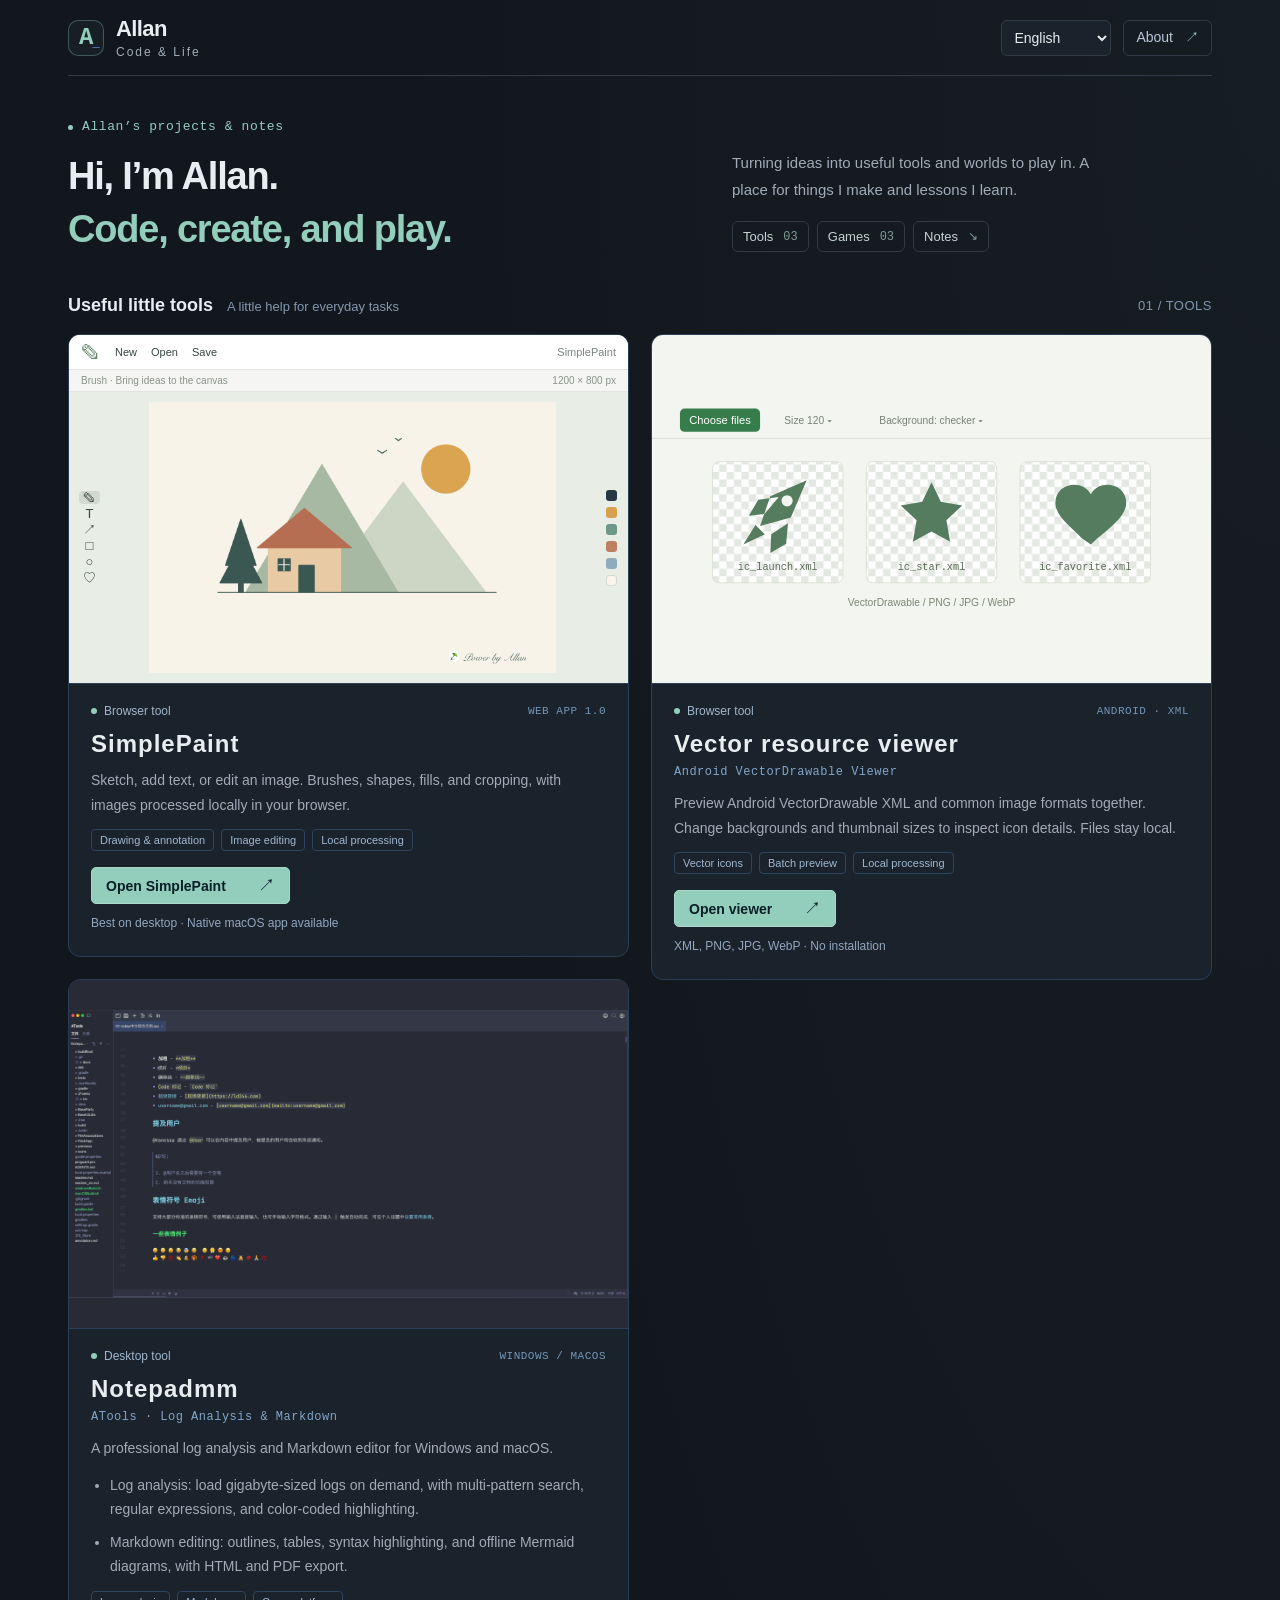
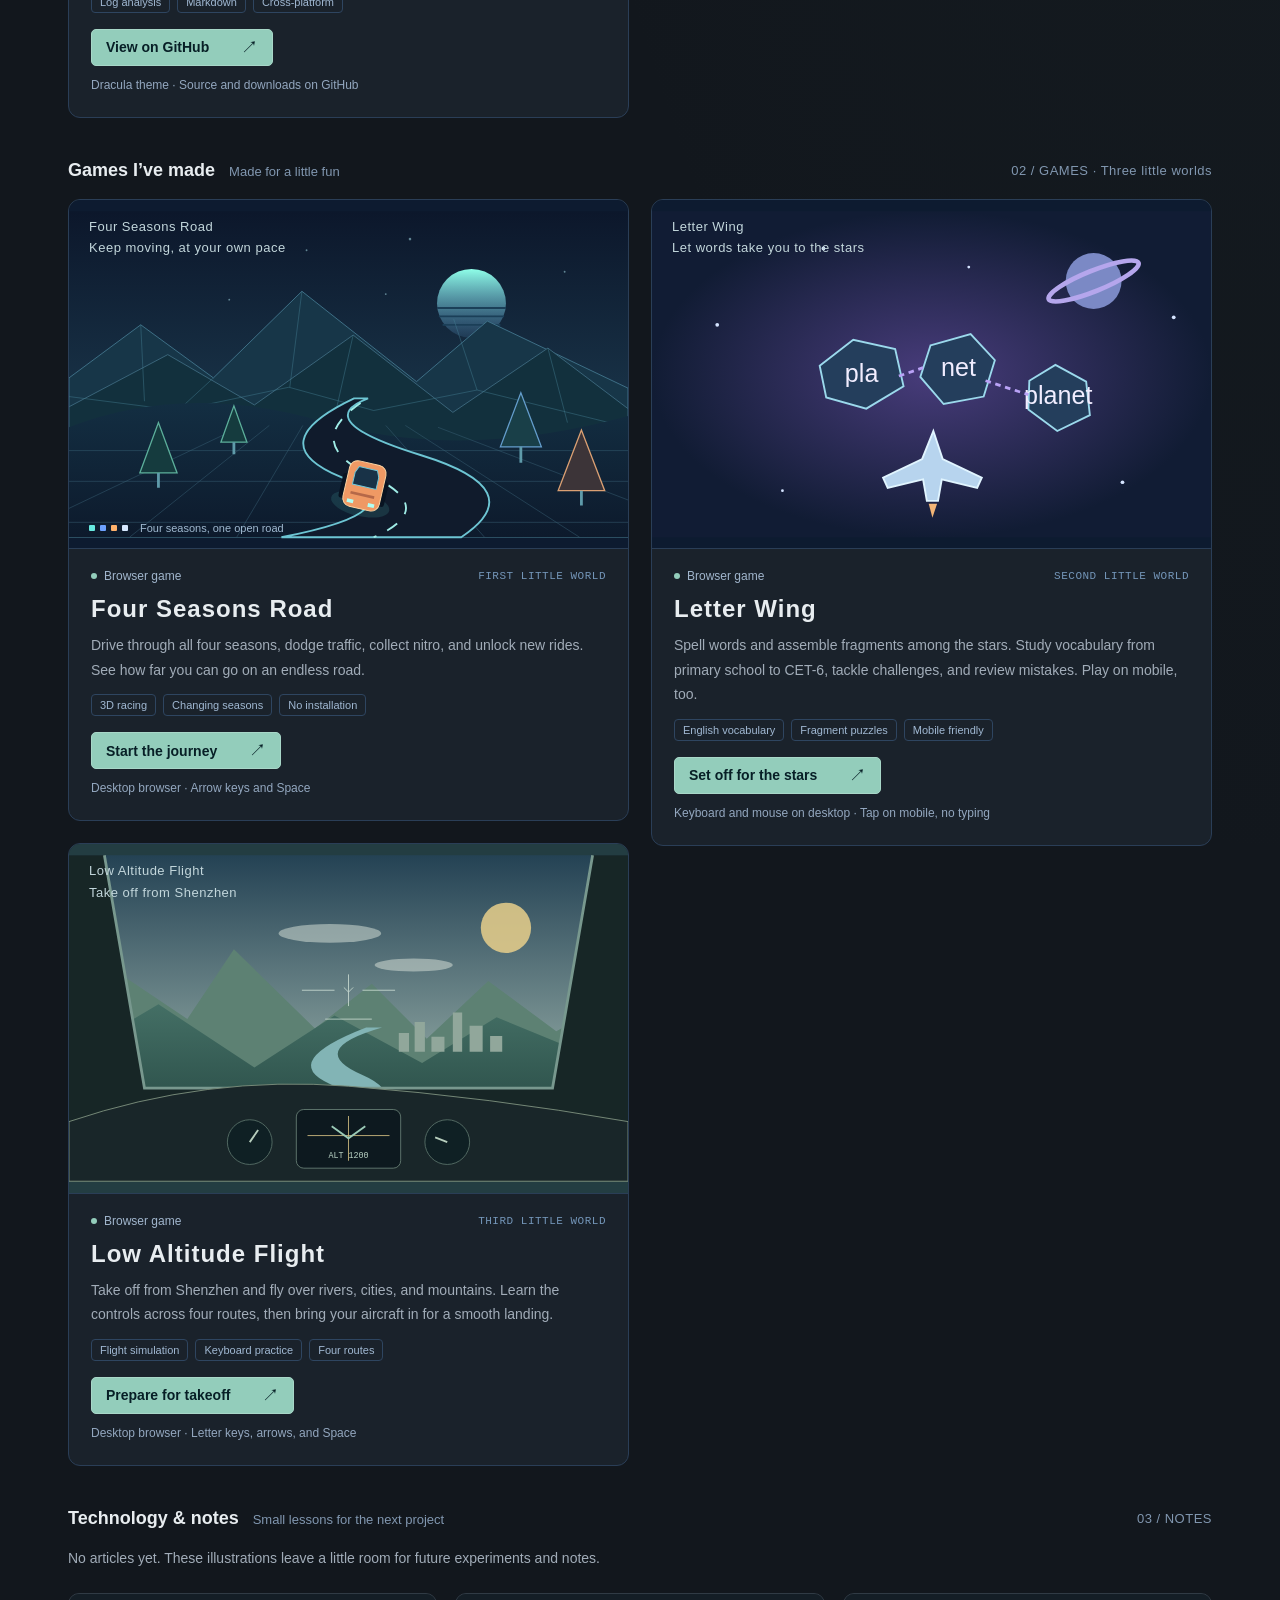
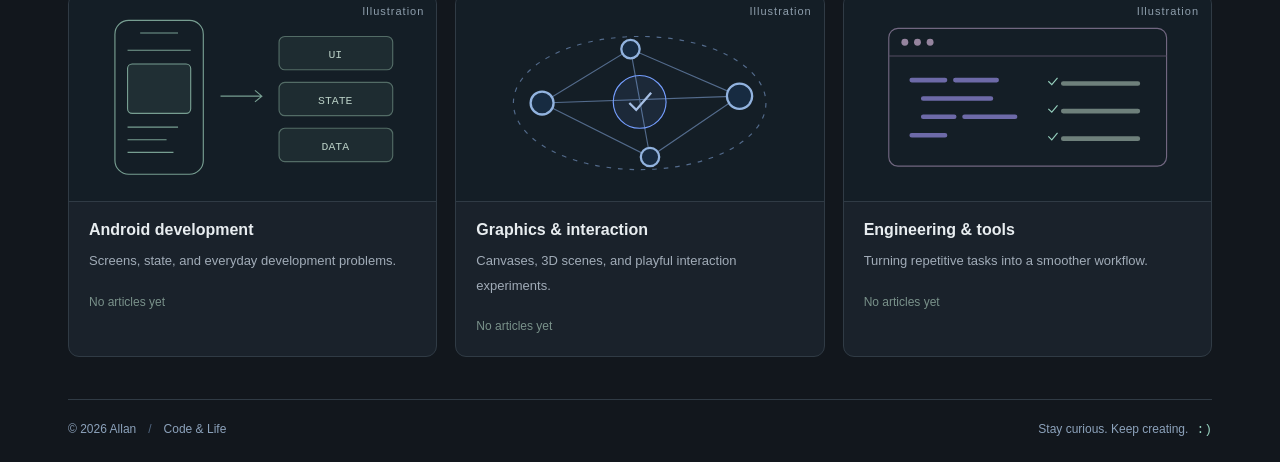
<file: index.html>
<!doctype html>
<html lang="zh-CN">
<head>
  <meta charset="UTF-8">
  <meta name="viewport" content="width=device-width, initial-scale=1">
  <meta name="description" content="Allan 的个人作品与笔记：顺手的小工具、自己制作的小游戏，以及慢慢积累的技术记录。" data-i18n-content="meta.description">
  <meta name="theme-color" content="#12171d">
  <title>Allan · 代码与生活</title>
  <link rel="icon" href="data:image/svg+xml,%3Csvg xmlns='http://www.w3.org/2000/svg' viewBox='0 0 48 48'%3E%3Crect width='48' height='48' rx='14' fill='%230f1b2b'/%3E%3Cpath d='M12 34 24 12l12 22M17 27h14' fill='none' stroke='%2367e8df' stroke-width='4'/%3E%3C/svg%3E">
  <link rel="stylesheet" href="./style.css">
  <script src="./i18n.js" defer></script>
  <script src="./site.js" defer></script>
</head>
<body>
  <a class="skip-link" href="#main" data-i18n="nav.skip">跳到正文</a>
  <div class="page-shell">
    <header class="topbar"><a class="brand" href="#home" aria-label="Allan 博客首页" data-i18n-aria-label="aria.home"><span class="brand-mark">A<span>_</span></span><span>Allan<span class="brand-subtitle" data-i18n="brand.tagline">代码与生活</span></span></a><div class="topbar-meta"><label class="language-picker"><span class="sr-only" data-i18n="language.label">语言</span><select id="language-select"><option value="en">English</option><option value="zh-Hans" selected>简体中文</option><option value="zh-Hant">繁體中文</option></select></label><a class="about-link" href="#about" data-i18n="nav.about">关于 <span aria-hidden="true">↗</span></a></div></header>
    <main id="main" tabindex="-1">
      <section id="home" data-view="home" class="home-view">
        <div class="hero">
          <div class="hero-copy">
            <p class="eyebrow" data-i18n="hero.eyebrow"><span></span> Allan 的个人博客</p>
            <h1 data-i18n="hero.title">你好，我是 Allan。<br><span class="hero-accent" data-i18n="hero.accent">写代码，也做点好玩的。</span></h1>
          </div>
          <div class="hero-details"><p class="hero-description" data-i18n="hero.description">把想法做成顺手的工具，也做成可以游玩的世界。记录开发中的实践，慢慢积累。</p><nav class="section-links" aria-label="作品栏目" data-i18n-aria-label="aria.sections"><a href="#tools" data-i18n="nav.tools">小工具 <span>03</span></a><a href="#games" data-i18n="nav.games">小游戏 <span>03</span></a><a href="#technology" data-i18n="nav.notes">技术笔记 <span>↘</span></a></nav></div>
        </div>

        <section id="tools" class="featured tools-section" aria-labelledby="tools-title">
          <div class="section-heading"><h2 id="tools-title" data-i18n="tools.heading">顺手的小工具<span data-i18n="tools.subtitle">为日常添一点方便</span></h2><span class="section-note">01 / TOOLS</span></div>
          <div class="project-grid">
          <article class="game-feature tool-feature">
            <div class="paint-art" role="img" aria-label="轻绘画布上的山间小屋、树木与太阳" data-i18n-aria-label="aria.paint">
              <div class="paint-toolbar"><span class="paint-mark">✎</span><span data-i18n="paint.new">新建</span><span data-i18n="paint.open">打开</span><span data-i18n="paint.save">保存</span><span class="paint-toolbar-name" data-i18n="paint.brand">轻绘 · SimplePaint</span></div>
              <div class="paint-status"><span data-i18n="paint.status">画笔 · 让灵感落在画布上</span><span>1200 × 800 px</span></div>
              <div class="paint-stage"><div class="paint-mini-tools" aria-hidden="true"><span>✎</span><span>T</span><span aria-hidden="true">↗</span><span>□</span><span>○</span><span>♡</span></div><img src="./assets/simplepaint-art.png" alt="" width="1200" height="800"><div class="paint-mini-colors" aria-hidden="true"><i></i><i></i><i></i><i></i><i></i><i></i></div></div>
            </div>
            <div class="game-description"><div class="game-kicker" data-i18n="common.webTool"><span class="live-dot"></span> 浏览器工具 <span>WEB APP 1.0</span></div><h3 data-i18n="paint.name">轻绘<span>SimplePaint</span></h3><p data-i18n="paint.description">画几笔、写几个字，或改张图片。画笔、形状、填色与裁剪都在这里，图片在浏览器本地处理。</p><div class="game-tags"><span data-i18n="paint.tag.draw">绘图与标注</span><span data-i18n="paint.tag.edit">图片编辑</span><span data-i18n="common.local">本地处理</span></div><a class="play-button" href="https://jzlhll.github.io/MacSimplePaint/" data-i18n="paint.action">打开轻绘 <span aria-hidden="true">↗</span></a><small data-i18n="paint.hint">适合电脑浏览器 · 另有 macOS 原生版本</small></div>
          </article>
          <article class="game-feature vector-feature">
            <div class="road-art vector-art" role="img" aria-label="VectorDrawable 预览器示意：文件选择、缩略图尺寸、背景模式与图标网格" data-i18n-aria-label="aria.vector">
              <svg viewBox="0 0 600 240" preserveAspectRatio="xMidYMid meet" xmlns="http://www.w3.org/2000/svg" aria-hidden="true">
                <defs><pattern id="vector-checker" width="16" height="16" patternUnits="userSpaceOnUse"><rect width="16" height="16" fill="#fff"/><path d="M0 0h8v8H0zm8 8h8v8H8z" fill="#e4e8e2"/></pattern></defs>
                <path fill="#f3f5f0" d="M0 0h600v240H0z"/><path d="M0 44h600" stroke="#d9dfd5"/>
                <rect x="30" y="12" width="86" height="25" rx="5" fill="#377d4c"/><text x="73" y="29" fill="white" text-anchor="middle" font-size="12" font-family="sans-serif" data-i18n="vector.choose">选择文件</text><g fill="#788274" font-size="11" font-family="sans-serif"><text x="142" y="29" data-i18n="vector.size">尺寸 120 ▾</text><text x="244" y="29" data-i18n="vector.background">背景 棋盘格 ▾</text></g>
                <g fill="url(#vector-checker)" stroke="#dce1d7"><rect x="65" y="69" width="140" height="130" rx="7"/><rect x="230" y="69" width="140" height="130" rx="7"/><rect x="395" y="69" width="140" height="130" rx="7"/></g>
                <g fill="#567c60"><path d="m116 138 11-32 39-17-17 40-33 9m-5-1-13 21 23-11m15-40-22 3-10 17 17-2m25 10-2 22-17 10 1-20"/><circle cx="145" cy="111" r="6" fill="#f3f5f0"/><path d="m300 91 10 21 23 4-17 16 4 23-20-11-20 11 4-23-17-16 23-4z"/><path d="M461 151c-8-10-28-22-28-38 0-21 29-26 38-9 9-17 38-12 38 9 0 16-20 28-38 45z"/></g>
                <g fill="#5b6b58" font-family="monospace" font-size="11" text-anchor="middle"><text x="135" y="185">ic_launch.xml</text><text x="300" y="185">ic_star.xml</text><text x="465" y="185">ic_favorite.xml</text></g><text x="300" y="224" fill="#7c8876" text-anchor="middle" font-size="11" font-family="sans-serif">VectorDrawable / PNG / JPG / WebP</text>
              </svg>
            </div>
            <div class="game-description"><div class="game-kicker" data-i18n="common.webTool"><span class="live-dot"></span> 浏览器工具 <span>ANDROID · XML</span></div><h3 data-i18n="vector.name">矢量资源预览<span>Android VectorDrawable Viewer</span></h3><p data-i18n="vector.description">集中预览 Android VectorDrawable XML 和常见图片。切换背景与缩略图尺寸，快速对照图标细节，文件在本地读取。</p><div class="game-tags"><span data-i18n="vector.tag.icons">矢量图标</span><span data-i18n="vector.tag.batch">批量预览</span><span data-i18n="common.local">本地处理</span></div><a class="play-button" href="./tools/android-vector-drawable-viewer/" data-i18n="vector.action">打开预览器 <span aria-hidden="true">↗</span></a><small data-i18n="vector.hint">支持 XML、PNG、JPG、WebP · 无需安装</small></div>
          </article>
          <article class="game-feature notepad-feature">
            <div class="road-art screenshot-art"><img src="./assets/notepadmm-dracula.png" width="2556" height="1316" loading="lazy" alt="Notepadmm 的 Dracula 主题 Markdown 编辑截图" data-i18n-alt="aria.notepad"></div>
            <div class="game-description"><div class="game-kicker" data-i18n="common.desktopTool"><span class="live-dot"></span> 桌面工具 <span>WINDOWS / MACOS</span></div><h3>Notepadmm<span>ATools · Log Analysis &amp; Markdown</span></h3><p data-i18n="notepad.description">支持 Windows 与 macOS 的专业日志分析和 Markdown 编辑工具。</p><ul class="feature-list"><li data-i18n="notepad.logs">日志分析：GB 级日志按需加载，多条件搜索、正则匹配与分色高亮。</li><li data-i18n="notepad.markdown">Markdown 编辑：大纲、表格、代码高亮与离线 Mermaid，支持 HTML / PDF 导出。</li></ul><div class="game-tags"><span data-i18n="notepad.tag.logs">日志分析</span><span>Markdown</span><span data-i18n="notepad.tag.platform">跨平台</span></div><a class="play-button" href="https://github.com/jzlhll/Notepadmm" data-i18n="notepad.action">查看 GitHub 仓库 <span aria-hidden="true">↗</span></a><small data-i18n="notepad.hint">Dracula 主题截图 · 前往仓库查看源码与下载</small></div>
          </article>
          </div>
        </section>

        <section id="games" class="featured" aria-labelledby="featured-title">
          <div class="section-heading"><h2 id="featured-title" data-i18n="games.heading">自己做的小游戏<span data-i18n="games.subtitle">边做边玩</span></h2><span class="section-note" data-i18n="games.note">02 / GAMES · 三个小世界</span></div>
          <div class="project-grid">
          <article class="game-feature">
            <div class="road-art" role="img" aria-label="青蓝色线框山峦与网格公路间，一辆橙色小汽车驶向发光的地平线" data-i18n-aria-label="aria.car">
              <span class="art-label" data-i18n="car.name car.artline">四季车途<br>一路慢慢向前</span>
              <svg viewBox="0 0 600 350" preserveAspectRatio="xMidYMid meet" xmlns="http://www.w3.org/2000/svg" aria-hidden="true">
                <defs>
                  <linearGradient id="sky" x2="0" y2="1"><stop stop-color="#0c172b"/><stop offset="1" stop-color="#21465b"/></linearGradient>
                  <linearGradient id="land" x2="0" y2="1"><stop stop-color="#132e42"/><stop offset="1" stop-color="#0d1a2c"/></linearGradient>
                  <linearGradient id="sun" x2="0" y2="1"><stop stop-color="#8fffe8"/><stop offset="1" stop-color="#5d9bd5" stop-opacity=".15"/></linearGradient>
                </defs>
                <path fill="url(#sky)" d="M0 0h600v350H0z"/>
                <g fill="#a4d9e3" opacity=".55"><circle cx="255" cy="42" r="1"/><circle cx="366" cy="30" r="1.4"/><circle cx="532" cy="65" r="1"/><circle cx="172" cy="95" r="1"/><circle cx="340" cy="89" r="1"/></g>
                <circle cx="432" cy="99" r="37" fill="url(#sun)"/>
                <g stroke="#1b3f58" stroke-width="2"><path d="M395 104h74m-72 9h70m-66 9h62"/></g>
                <path d="m0 179 77-57 78 57 95-93 123 97 76-65 151 72v160H0Z" fill="#173648" stroke="#41748a"/>
                <path d="m0 210 106-56 93 54 106-75 107 83 102-69 86 65v138H0Z" fill="#12303d" stroke="#3d687d"/>
                <g fill="none" stroke="#457e92" stroke-width=".8" opacity=".6"><path d="m77 122 4 82m74-25-38 35m133-128-13 103m68-56-22 97m130-114 25 76m76-45 21 80M0 199l117 15 119-25 91 25 111-22 162 40"/></g>
                <path d="M0 232q125-49 273-6t327-6v130H0Z" fill="url(#land)"/>
                <g fill="none" stroke="#386174" stroke-width=".8" opacity=".65"><path d="M0 257h600M0 290h600M0 334h600M65 350l150-120m-35 120 71-120m195 120-106-120m208 120L361 230M0 319l183-87m417 78-204-78"/></g>
                <path d="M306 201q-101 48-15 84t-63 65h193q77-51-43-88t-57-61Z" fill="#101b2c" stroke="#6dc5d3" stroke-width="2"/>
                <path d="M313 206q-63 43 11 78t3 66" fill="none" stroke="#9fece6" stroke-width="2" stroke-dasharray="13 13"/>
                <g stroke-width="1.4"><path d="m76 281 20-54 20 54Zm87-33 14-39 14 39Z" fill="#153b3e" stroke="#5caf9b"/><path d="m463 253 22-58 22 58Z" fill="#193f48" stroke="#649dcc"/><path d="m525 300 25-65 25 65Z" fill="#3c3438" stroke="#dba073"/></g>
                <g stroke="#5f9baa" stroke-width="3"><path d="M96 281v16m81-49v13m308-8v17m65 30v16"/></g>
                <g transform="translate(318 291) rotate(13)">
                  <ellipse cx="0" cy="24" rx="32" ry="13" fill="#67e8df" opacity=".12"/>
                  <rect x="-25" y="-5" width="8" height="27" rx="3" fill="#081321"/><rect x="17" y="-5" width="8" height="27" rx="3" fill="#081321"/>
                  <rect x="-20" y="-21" width="40" height="50" rx="9" fill="#ef9964" stroke="#ffd7a4"/>
                  <path d="m-13-8 3-7h20l3 7v13h-26Z" fill="#183247" stroke="#70c8da"/><path d="M-13 14h26" stroke="#b56848" stroke-width="3"/>
                  <path d="M-15 23h7m16 0h7" stroke="#b1fff3" stroke-width="4"/>
                </g>
              </svg>
              <div class="season-dots" aria-label="春夏秋冬" data-i18n-aria-label="aria.seasons"><i></i><i></i><i></i><i></i><span data-i18n="car.seasons">一年四季，一路向前</span></div>
            </div>
            <div class="game-description"><div class="game-kicker" data-i18n="common.browserGame"><span class="live-dot"></span> 浏览器小游戏 <span data-i18n="car.ordinal">第一个小作品</span></div><h3 data-i18n="car.name">四季车途<span>Four Seasons Road</span></h3><p data-i18n="car.description">驶过春夏秋冬，躲避车流、收集氮气，解锁更好的座驾。在不断延伸的公路上，看看能走多远。</p><div class="game-tags"><span data-i18n="car.tag.racing">3D 赛车</span><span data-i18n="car.tag.seasons">四季变换</span><span data-i18n="common.noInstall">无需安装</span></div><a class="play-button" data-game-link="/games/cargame/" href="./games/cargame/" data-i18n="car.action">开始旅途 <span aria-hidden="true">↗</span></a><small data-i18n="car.hint">适合电脑浏览器 · 使用方向键与空格操作</small></div>
          </article>
          <article class="game-feature english-feature">
            <div class="road-art space-art" role="img" aria-label="星空中的字母碎片、单词飞机与陨石连线" data-i18n-aria-label="aria.english">
              <span class="art-label" data-i18n="english.name english.artline">英语空战<br>以单词为帆，向星海启航</span>
              <svg viewBox="0 0 600 350" preserveAspectRatio="xMidYMid meet" xmlns="http://www.w3.org/2000/svg" aria-hidden="true">
                <defs><radialGradient id="space-glow"><stop stop-color="#483c7b"/><stop offset="1" stop-color="#111c34"/></radialGradient></defs>
                <path fill="url(#space-glow)" d="M0 0h600v350H0z"/>
                <g fill="#d5e4ff"><circle cx="70" cy="122" r="2"/><circle cx="184" cy="40" r="2"/><circle cx="340" cy="60" r="1.5"/><circle cx="560" cy="114" r="2"/><circle cx="505" cy="291" r="2"/><circle cx="140" cy="300" r="1.5"/></g>
                <circle cx="474" cy="75" r="30" fill="#7b89c5"/><ellipse cx="474" cy="75" rx="52" ry="11" fill="none" stroke="#b5a6ec" stroke-width="5" transform="rotate(-22 474 75)"/>
                <g stroke="#9bd9ec" stroke-width="2" fill="#243e5c"><path d="m180 166 36-28 45 10 9 40-40 24-43-12Z"/><path d="m299 144 43-12 26 28-12 39-43 8-25-29Z"/><path d="m405 182 28-17 33 18 4 36-35 17-31-23Z"/></g>
                <g fill="#f1edff" text-anchor="middle" font-family="sans-serif" font-size="27"><text x="225" y="183">pla</text><text x="329" y="177">net</text><text x="436" y="207" data-i18n="english.planet">星球</text></g>
                <path d="m265 177 26-9m67 14 46 15" fill="none" stroke="#b9a2f6" stroke-width="3" stroke-dasharray="6 5"/>
                <path d="m302 236 10 30 42 20-5 11-38-9-4 23h-12l-4-23-38 9-5-11 42-20Z" fill="#b7d4ee" stroke="#e1f5ff" stroke-width="2"/>
                <path d="m297 314 4 15 5-15" fill="#f3b576"/>
              </svg>
            </div>
            <div class="game-description"><div class="game-kicker" data-i18n="common.browserGame"><span class="live-dot"></span> 浏览器小游戏 <span data-i18n="english.ordinal">第二个小作品</span></div><h3 data-i18n="english.name">英语空战<span>Letter wing</span></h3><p data-i18n="english.description">在星空里拼写单词、组装碎片。从小六到六级，先预习，再闯关，最后回顾错题；手机上也能玩。</p><div class="game-tags"><span data-i18n="english.tag.study">英语学习</span><span data-i18n="english.tag.fragments">碎片组装</span><span data-i18n="english.tag.mobile">支持手机</span></div><a class="play-button" data-game-link="/games/english/" href="./games/english/" data-i18n="english.action">向星海启航 <span aria-hidden="true">↗</span></a><small data-i18n="english.hint">电脑使用键盘与鼠标 · 手机触屏点选，无需打字</small></div>
          </article>
          <article class="game-feature flight-feature">
            <div class="road-art flight-art" role="img" aria-label="从驾驶舱望向河流、群山和远方的城市，仪表盘上显示航线与姿态" data-i18n-aria-label="aria.flight">
              <span class="art-label" data-i18n="flight.name flight.artline">低空穿越<br>从深圳起飞，向远方出发</span>
              <svg viewBox="0 0 600 350" preserveAspectRatio="xMidYMid meet" xmlns="http://www.w3.org/2000/svg" aria-hidden="true">
                <defs><linearGradient id="flight-sky" x2="0" y2="1"><stop stop-color="#244254"/><stop offset="1" stop-color="#c0d5c6"/></linearGradient><linearGradient id="flight-land" x2="0" y2="1"><stop stop-color="#446f65"/><stop offset="1" stop-color="#1b3a36"/></linearGradient></defs>
                <path fill="url(#flight-sky)" d="M0 0h600v350H0z"/><circle cx="469" cy="78" r="27" fill="#e8cf8b" opacity=".85"/>
                <g fill="#dce5dc" opacity=".5"><ellipse cx="280" cy="84" rx="55" ry="10"/><ellipse cx="370" cy="118" rx="42" ry="7"/></g>
                <path d="m0 183 57-54 70 47 50-75 87 85 61-48 59 59 66-62 73 54 77-42v203H0Z" fill="#5d8173"/><path d="m0 217 96-57 103 68 86-56 94 51 80-49 141 58v118H0Z" fill="url(#flight-land)"/>
                <path d="M319 185q-93 36-40 60t-69 54h72q95-36 33-63t21-51Z" fill="#82b4b5"/><g fill="#91a79b"><path d="M354 211v-20h11v20m6 0v-32h11v32m7 0v-16h14v16m9 0v-42h10v42m8 0v-28h14v28m8 0v-17h13v17"/></g>
                <g stroke="#d7e7dc" fill="none" opacity=".8"><path d="M250 145h35m30 0h35M300 128v34M275 176h50"/><path d="m295 142 5 5 5-5"/></g>
                <path d="M0 0h39l42 250h438L562 0h38v350H0Z" fill="#172626"/><path d="m38 0 43 250h438L562 0" fill="none" stroke="#78988e" stroke-width="3"/>
                <path d="M0 286q148-50 300-38t300 38v64H0Z" fill="#192629" stroke="#7b8e7c"/>
                <g transform="translate(244 273)"><rect width="112" height="63" rx="8" fill="#0d191f" stroke="#627970"/><path d="M12 28h88M56 7v48" stroke="#c2b17a"/><path d="m38 18 18 13 18-13" fill="none" stroke="#9bcbb7" stroke-width="2"/><text x="56" y="52" text-anchor="middle" fill="#b9d3c5" font-family="monospace" font-size="9">ALT 1200</text></g>
                <g fill="#0f2024" stroke="#566d66"><circle cx="194" cy="308" r="24"/><circle cx="406" cy="308" r="24"/></g><g stroke="#b7cebd" stroke-width="2"><path d="m194 308 9-13m203 13-13-5"/></g>
              </svg>
            </div>
            <div class="game-description"><div class="game-kicker" data-i18n="common.browserGame"><span class="live-dot"></span> 浏览器小游戏 <span data-i18n="flight.ordinal">第三个小作品</span></div><h3 data-i18n="flight.name">低空穿越<span>Low Altitude Flight</span></h3><p data-i18n="flight.description">从深圳准备起飞，掠过河流、城市与群山。沿四条航线练习操纵、熟悉键位，最后平稳着陆。</p><div class="game-tags"><span data-i18n="flight.tag.sim">飞行模拟</span><span data-i18n="flight.tag.keys">键位练习</span><span data-i18n="flight.tag.routes">四段航程</span></div><a class="play-button" data-game-link="/games/flight/" href="./games/flight/" data-i18n="flight.action">准备起飞 <span aria-hidden="true">↗</span></a><small data-i18n="flight.hint">适合电脑浏览器 · 使用字母键、方向键与空格操作</small></div>
          </article>
          </div>
        </section>

        <section id="technology" class="featured technology-section" aria-labelledby="technology-title">
          <div class="section-heading"><h2 id="technology-title" data-i18n="notes.heading">技术与笔记<span data-i18n="notes.subtitle">慢慢整理，留作下次出发的路标</span></h2><span class="section-note">03 / NOTES</span></div>
          <p class="technology-intro" data-i18n="notes.intro">这里还没有文章，先放几张示意图，给未来的实践和思考留一点位置。</p>
          <div class="technology-grid">
            <article class="technology-card"><div class="technical-art" role="img" aria-label="Android 页面和状态模块的布局示意图" data-i18n-aria-label="aria.android"><svg viewBox="0 0 320 180" fill="none" xmlns="http://www.w3.org/2000/svg" aria-hidden="true"><g stroke="#779e91"><rect x="40" y="23" width="77" height="134" rx="12"/><path d="M62 34h33M51 49h55"/><rect x="51" y="61" width="55" height="43" rx="4" fill="#93cdbb18"/><path d="M51 116h44m-44 11h34m-34 11h40"/></g><path d="M132 89h36m-6-5 6 5-6 5" stroke="#779e91"/><g fill="#93cdbb13" stroke="#536c66"><rect x="183" y="37" width="99" height="29" rx="5"/><rect x="183" y="77" width="99" height="29" rx="5"/><rect x="183" y="117" width="99" height="29" rx="5"/></g><g fill="#b8cec4" font-family="monospace" font-size="10" text-anchor="middle"><text x="232" y="56">UI</text><text x="232" y="96">STATE</text><text x="232" y="136">DATA</text></g></svg><span class="sample-label" data-i18n="notes.sample">示意图</span></div><div class="technology-copy"><h3 data-i18n="notes.android">Android 开发</h3><p data-i18n="notes.androidDescription">页面、状态与日常开发中的小问题。</p><span data-i18n="notes.empty">暂无文章</span></div></article>
            <article class="technology-card"><div class="technical-art" role="img" aria-label="图形节点和交互路径的示意图" data-i18n-aria-label="aria.graphics"><svg viewBox="0 0 320 180" fill="none" xmlns="http://www.w3.org/2000/svg" aria-hidden="true"><g stroke="#536b8c"><path d="m75 95 77-47 95 41-78 53zM152 48l17 94M75 95l172-6"/><ellipse cx="160" cy="95" rx="110" ry="58" stroke-dasharray="4 6"/></g><g fill="#172b41" stroke="#92b3df" stroke-width="2"><circle cx="75" cy="95" r="10"/><circle cx="152" cy="48" r="8"/><circle cx="247" cy="89" r="11"/><circle cx="169" cy="142" r="8"/></g><circle cx="160" cy="94" r="23" fill="#759eff16" stroke="#759eff"/><path d="m151 95 6 6 13-15" stroke="#a6bfe5" stroke-width="2"/></svg><span class="sample-label" data-i18n="notes.sample">示意图</span></div><div class="technology-copy"><h3 data-i18n="notes.graphics">图形与交互</h3><p data-i18n="notes.graphicsDescription">画布、三维场景和有趣的交互实验。</p><span data-i18n="notes.empty">暂无文章</span></div></article>
            <article class="technology-card"><div class="technical-art" role="img" aria-label="代码窗口和构建步骤的示意图" data-i18n-aria-label="aria.engineering"><svg viewBox="0 0 320 180" fill="none" xmlns="http://www.w3.org/2000/svg" aria-hidden="true"><rect x="39" y="30" width="242" height="120" rx="8" stroke="#716780"/><path d="M39 54h242" stroke="#554d63"/><g fill="#95849e"><circle cx="53" cy="42" r="3"/><circle cx="64" cy="42" r="3"/><circle cx="75" cy="42" r="3"/></g><g stroke-linecap="round" stroke-width="4"><path d="M59 75h29m9 0h36m-64 16h59m-59 16h27m9 0h44m-90 16h29" stroke="#a99dff" opacity=".6"/><path d="M191 78h65m-65 24h65m-65 24h65" stroke="#6e807b"/></g><path d="m178 76 3 3 5-6m-8 27 3 3 5-6m-8 27 3 3 5-6" stroke="#93cdbb"/></svg><span class="sample-label" data-i18n="notes.sample">示意图</span></div><div class="technology-copy"><h3 data-i18n="notes.engineering">工程与工具</h3><p data-i18n="notes.engineeringDescription">把重复的步骤，变成顺手的开发习惯。</p><span data-i18n="notes.empty">暂无文章</span></div></article>
          </div>
        </section>
      </section>


      <section data-view="about" class="collection-view" hidden><p class="eyebrow" data-i18n="about.eyebrow">关于这个小天地</p><h1 data-i18n="about.title">你好，我是 Allan<span class="title-dot">.</span></h1><p class="collection-intro" data-i18n="about.intro">喜欢写代码，也喜欢把有趣的想法做出来。</p><div class="about-note"><h2 data-i18n="about.heading">一个放下想法的地方</h2><p data-i18n="about.description">这里放着自己做的小工具、小游戏，以及慢慢积累的技术记录。不着急填满，想到什么，就认真做一点。</p><p data-i18n="about.projects">用「轻绘」画几笔，用「矢量资源预览」检查图标，用 Notepadmm 分析日志、编辑 Markdown；也可以进入三个小游戏，沿着公路、星海和航线探索。</p><a class="text-link" data-game-link="/games/cargame/" href="./games/cargame/" data-i18n="about.play">去玩四季车途 ↗</a></div><a class="text-link" href="#home" data-i18n="about.back">← 回到首页</a></section>
      <noscript><p class="noscript-note">也可以直接<a href="./games/cargame/">进入四季车途</a>、<a href="./games/english/">进入英语空战</a>或<a href="./games/flight/">进入低空穿越</a>。</p></noscript>
    </main>
    <footer><span data-i18n="brand.tagline">© <span id="year">2026</span> Allan<span class="footer-divider">/</span>代码与生活</span><span data-i18n="footer.message">保持好奇，持续创造 <span class="footer-star" aria-hidden="true">:)</span></span></footer>
  </div>
</body>
</html>
</file>
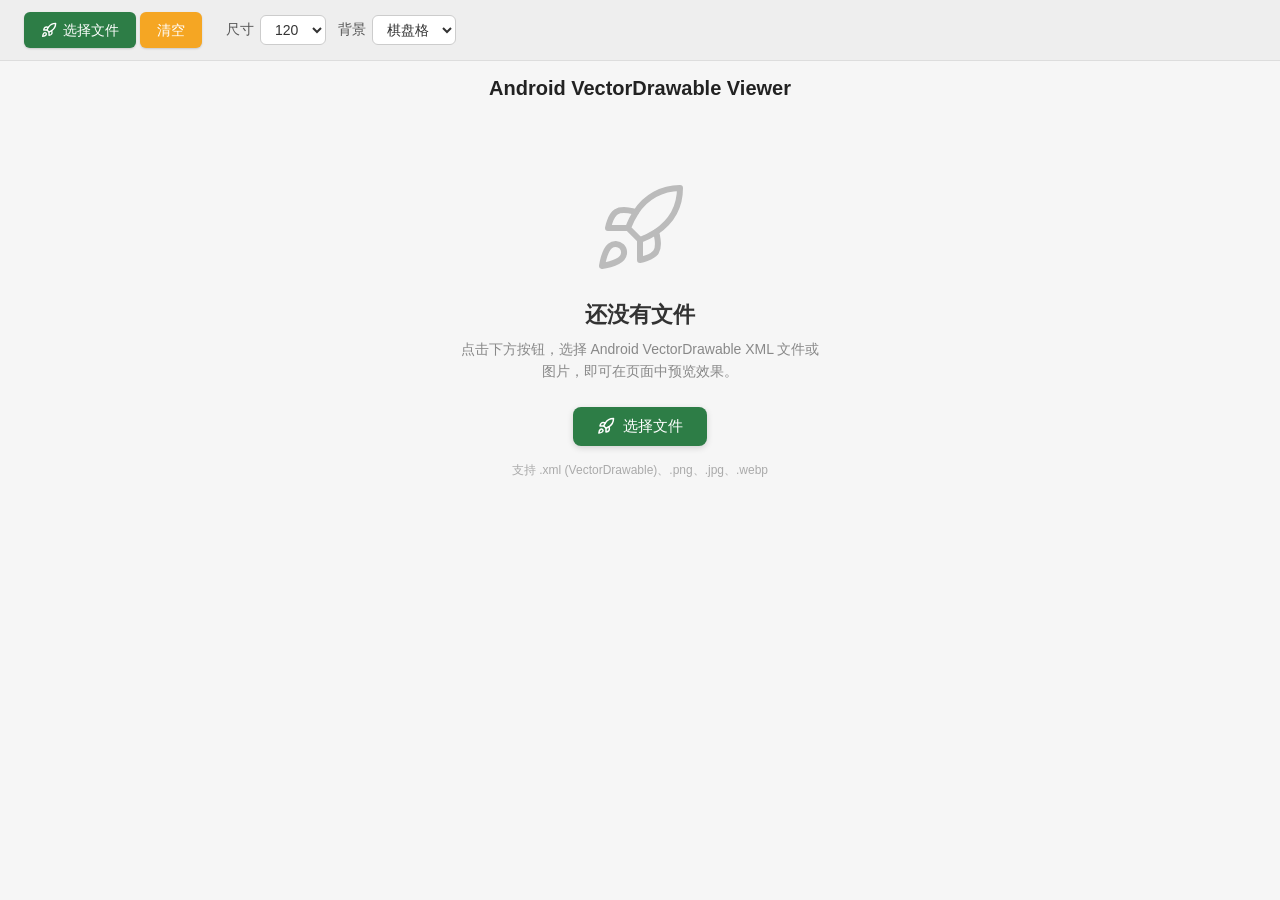
<file: tools/android-vector-drawable-viewer/index.html>
<!DOCTYPE html>
<html lang="zh">
<head>
<meta charset="UTF-8">
<title>Android VectorDrawable Viewer</title>
<style>
  body { margin: 0; font-family: -apple-system, sans-serif; background: #f6f6f6; color: #333; }
  .toolbar { position: sticky; top: 0; background: #eeeeee; padding: 12px 24px; z-index: 10; display: flex; gap: 12px; align-items: center; border-bottom: 1px solid #ddd; }
  .page-title { padding: 16px 24px 0; font-size: 20px; font-weight: 600; color: #222; text-align: center; }
  .page-sub { padding: 6px 24px 0; font-size: 13px; color: #888; }
  .grid { display: grid; grid-template-columns: repeat(auto-fill, var(--cell-w, 120px)); gap: 8px; padding: 16px 24px; }
  .cell { width: var(--cell-w, 120px); height: calc(var(--cell-w, 120px) + 40px); border-radius: 4px; display: flex; flex-direction: column; position: relative; box-shadow: 0 1px 3px rgba(0,0,0,.3); overflow: hidden; }
  .thumb { width: var(--cell-w, 120px); height: var(--cell-w, 120px); display: flex; align-items: center; justify-content: center; flex: 0 0 var(--cell-w, 120px); }
  /* 背景模式：棋盘格 / 浅 / 深 */
  .bg-checker .thumb { background-color: #fff; background-image: linear-gradient(45deg, #ccc 25%, transparent 25%, transparent 75%, #ccc 75%), linear-gradient(45deg, #ccc 25%, transparent 25%, transparent 75%, #ccc 75%); background-size: 16px 16px; background-position: 0 0, 8px 8px; }
  .bg-light .thumb { background: #fff; }
  .bg-dark .thumb { background: #222; }
  .bg-gray .thumb { background: #eeeeee; }
  .thumb svg { width: calc(var(--cell-w, 120px) - 20px); height: calc(var(--cell-w, 120px) - 20px); }
  .thumb img { max-width: calc(var(--cell-w, 120px) - 20px); max-height: calc(var(--cell-w, 120px) - 20px); object-fit: contain; }
  .name { width: var(--cell-w, 120px); height: 40px; font-size: 14px; color: #333; text-align: center; white-space: normal; word-break: break-all; line-height: 1.2; overflow: hidden; display: -webkit-box; -webkit-line-clamp: 2; -webkit-box-orient: vertical; background: rgba(255,255,255,.9); padding: 4px 3px; box-sizing: border-box; }
  .bg-dark .name { color: #eee; background: rgba(0,0,0,.6); }
  .error { background: #fee; color: #c00; font-size: 11px; padding: 4px; line-height: 1.2; }
  .empty-state { display: flex; flex-direction: column; align-items: center; justify-content: center; padding: 80px 20px; text-align: center; }
  .empty-state.hidden { display: none; }
  .empty-icon { width: 96px; height: 96px; margin-bottom: 24px; color: #bbb; }
  .empty-title { font-size: 22px; font-weight: 600; color: #333; margin-bottom: 8px; }
  .empty-desc { font-size: 14px; color: #888; margin-bottom: 24px; max-width: 360px; line-height: 1.6; }
  .empty-btn { display: inline-flex; align-items: center; justify-content: center; gap: 8px; padding: 10px 24px; background: #2d7d46; color: #fff; border: none; border-radius: 8px; font-size: 15px; cursor: pointer; box-shadow: 0 2px 6px rgba(0,0,0,.15); transition: background .15s; }
  .empty-btn:hover { background: #246939; }
  .empty-hint { margin-top: 16px; font-size: 12px; color: #aaa; }
</style>
</head>
<body>
<div class="toolbar">
  <label for="file" style="display:inline-flex;align-items:center;justify-content:center;gap:6px;padding:7px 16px;background:#2d7d46;color:#fff;border:1px solid transparent;border-radius:6px;cursor:pointer;font-size:14px;user-select:none;box-shadow:0 1px 2px rgba(0,0,0,.15);transition:background .15s;line-height:1;height:36px;box-sizing:border-box;">
    <svg width="16" height="16" viewBox="0 0 24 24" fill="none" stroke="currentColor" stroke-width="2" stroke-linecap="round" stroke-linejoin="round"><path d="M4.5 16.5c-1.5 1.26-2 5-2 5s3.74-.5 5-2c.71-.84.7-2.13-.09-2.91a2.18 2.18 0 0 0-2.91-.09z"/><path d="m12 15-3-3a22 22 0 0 1 2-3.95A12.88 12.88 0 0 1 22 2c0 2.72-.78 7.5-6 11a22.35 22.35 0 0 1-4 2z"/><path d="M9 12H4s.55-3.03 2-4c1.62-1.08 5 0 5 0"/><path d="M12 15v5s3.03-.55 4-2c1.08-1.62 0-5 0-5"/></svg>
    选择文件
  </label>
  <input type="file" id="file" multiple accept=".xml,.png,.jpg,.jpeg,.webp" style="display:none;">
  <span id="count" style="display:none;"></span>
  <button id="clearBtn" style="display:inline-flex;align-items:center;justify-content:center;padding:7px 16px;background:#f5a623;color:#fff;border:1px solid transparent;border-radius:6px;font-size:14px;cursor:pointer;box-shadow:0 1px 2px rgba(0,0,0,.15);margin-left:-8px;line-height:1;height:36px;box-sizing:border-box;">清空</button>
  <label style="display:flex;align-items:center;gap:6px;font-size:14px;color:#555;margin-left:12px;">
    尺寸
    <select id="sizeMode" style="padding:5px 10px;background:#fff;color:#333;border:1px solid #ccc;border-radius:6px;font-size:14px;outline:none;cursor:pointer;">
      <option value="90">90</option>
      <option value="120" selected>120</option>
      <option value="150">150</option>
    </select>
  </label>
  <label style="display:flex;align-items:center;gap:6px;font-size:14px;color:#555;">
    背景
    <select id="bgMode" style="padding:5px 10px;background:#fff;color:#333;border:1px solid #ccc;border-radius:6px;font-size:14px;outline:none;cursor:pointer;">
      <option value="checker">棋盘格</option>
      <option value="light">浅色</option>
      <option value="dark">深色</option>
      <option value="gray">灰色</option>
    </select>
  </label>
  <span style="flex:1"></span>
</div>
<div class="page-title">Android VectorDrawable Viewer</div>
<div id="countSub" class="page-sub" style="display:none;"></div>
<div id="emptyState" class="empty-state">
  <svg class="empty-icon" viewBox="0 0 24 24" fill="none" stroke="currentColor" stroke-width="1.5" stroke-linecap="round" stroke-linejoin="round"><path d="M4.5 16.5c-1.5 1.26-2 5-2 5s3.74-.5 5-2c.71-.84.7-2.13-.09-2.91a2.18 2.18 0 0 0-2.91-.09z"/><path d="m12 15-3-3a22 22 0 0 1 2-3.95A12.88 12.88 0 0 1 22 2c0 2.72-.78 7.5-6 11a22.35 22.35 0 0 1-4 2z"/><path d="M9 12H4s.55-3.03 2-4c1.62-1.08 5 0 5 0"/><path d="M12 15v5s3.03-.55 4-2c1.08-1.62 0-5 0-5"/></svg>
  <div class="empty-title">还没有文件</div>
  <div class="empty-desc">点击下方按钮，选择 Android VectorDrawable XML 文件或图片，即可在页面中预览效果。</div>
  <label for="file" class="empty-btn">
    <svg width="18" height="18" viewBox="0 0 24 24" fill="none" stroke="currentColor" stroke-width="2" stroke-linecap="round" stroke-linejoin="round"><path d="M4.5 16.5c-1.5 1.26-2 5-2 5s3.74-.5 5-2c.71-.84.7-2.13-.09-2.91a2.18 2.18 0 0 0-2.91-.09z"/><path d="m12 15-3-3a22 22 0 0 1 2-3.95A12.88 12.88 0 0 1 22 2c0 2.72-.78 7.5-6 11a22.35 22.35 0 0 1-4 2z"/><path d="M9 12H4s.55-3.03 2-4c1.62-1.08 5 0 5 0"/><path d="M12 15v5s3.03-.55 4-2c1.08-1.62 0-5 0-5"/></svg>
    选择文件
  </label>
  <div class="empty-hint">支持 .xml (VectorDrawable)、.png、.jpg、.webp</div>
</div>
<div id="contentArea" style="display:none;">
  <div id="groupsContainer"></div>
</div>
<div id="unsupportedBox" style="display:none; margin: 24px 24px; border-top: 1px solid #555; padding-top: 12px;">
  <div style="color:#000; font-size:18px; margin-bottom:8px; margin-left:8px;">不支持如下：</div>
  <div id="unsupportedList"></div>
</div>
<script>
const SVG_NS = "http://www.w3.org/2000/svg";

// 读取 android:xxx 属性，兼容无前缀写法
function attr(el, name) {
  return el.getAttribute("android:" + name) || el.getAttribute(name) || "";
}

// Android 颜色 (#AARRGGBB / #RRGGBB / @color 引用暂不支持) 转 SVG 颜色
function convertColor(c) {
  if (!c) return null;
  c = c.trim();
  if (c.startsWith("#")) {
    // #RGB / #ARGB / #RRGGBB / #AARRGGBB
    if (c.length === 4) {
      return "#" + c[1]+c[1]+c[2]+c[2]+c[3]+c[3];
    }
    if (c.length === 5) {
      return "#" + c[2]+c[2]+c[3]+c[3]+c[4]+c[4] + (parseInt(c[1]+c[1],16)/255).toFixed(3).replace(/^0\./,".").replace(/^1$/,"");
    }
    if (c.length === 7) return c;
    if (c.length === 9) {
      const a = parseInt(c.slice(1,3),16)/255;
      return c.slice(3) + (a < 1 ? (a.toFixed(3).replace(/^0\./,".").replace(/^1$/,"")) : "");
    }
  }
  // 颜色名兜底
  return c;
}

// pathData 转 SVG d 属性（Android pathData 与 SVG d 基本兼容）
function convertPathData(d) {
  return d;
}

// 处理 <vector> 根节点
function buildSVG(vectorEl) {
  const vw = parseFloat(attr(vectorEl, "viewportWidth")) || 24;
  const vh = parseFloat(attr(vectorEl, "viewportHeight")) || 24;
  const svg = document.createElementNS(SVG_NS, "svg");
  svg.setAttribute("viewBox", `0 0 ${vw} ${vh}`);
  svg.setAttribute("xmlns", SVG_NS);

  // 递归处理 group / path
  function walk(src, parent) {
    for (const child of Array.from(src.children)) {
      const tag = child.localName;
      if (tag === "group") {
        const g = document.createElementNS(SVG_NS, "g");
        const name = attr(child, "name");
        if (name) g.setAttribute("data-name", name);
        const rot = attr(child, "rotation");
        const px = attr(child, "pivotX");
        const py = attr(child, "pivotY");
        const sx = attr(child, "scaleX");
        const sy = attr(child, "scaleY");
        const tx = attr(child, "translateX");
        const ty = attr(child, "translateY");
        let tr = "";
        if (tx || ty) tr += `translate(${tx||0} ${ty||0}) `;
        if (rot) tr += `rotate(${rot} ${px||0} ${py||0}) `;
        if (sx || sy) tr += `scale(${sx||1} ${sy||1}) `;
        if (tr) g.setAttribute("transform", tr.trim());
        parent.appendChild(g);
        walk(child, g);
      } else if (tag === "path") {
        const p = document.createElementNS(SVG_NS, "path");
        const d = attr(child, "pathData");
        if (!d) continue;
        p.setAttribute("d", convertPathData(d));
        const fill = convertColor(attr(child, "fillColor"));
        if (fill) p.setAttribute("fill", fill);
        else p.setAttribute("fill", "#000");
        const fillAlpha = attr(child, "fillAlpha");
        if (fillAlpha && fillAlpha !== "1") p.setAttribute("fill-opacity", fillAlpha);
        const stroke = convertColor(attr(child, "strokeColor"));
        if (stroke) p.setAttribute("stroke", stroke);
        const sw = attr(child, "strokeWidth");
        if (sw) p.setAttribute("stroke-width", sw);
        const sa = attr(child, "strokeAlpha");
        if (sa && sa !== "1") p.setAttribute("stroke-opacity", sa);
        const lc = attr(child, "strokeLineCap");
        if (lc) p.setAttribute("stroke-linecap", lc);
        const lj = attr(child, "strokeLineJoin");
        if (lj) p.setAttribute("stroke-linejoin", lj);
        parent.appendChild(p);
      } else if (tag === "clip-path") {
        const cp = document.createElementNS(SVG_NS, "clipPath");
        const p = document.createElementNS(SVG_NS, "path");
        const d = attr(child, "pathData");
        if (d) p.setAttribute("d", d);
        cp.appendChild(p);
        parent.appendChild(cp);
      }
    }
  }
  walk(vectorEl, svg);
  return svg;
}

// 当前背景模式
let currentBgMode = "checker";

// 图片格式扩展名
const IMAGE_EXTS = ["png", "jpg", "jpeg", "webp"];

// 取扩展名（小写，不含点）
function getExt(name) {
  const i = name.lastIndexOf(".");
  return i >= 0 ? name.slice(i+1).toLowerCase() : "";
}

// 创建一个统一的 cell
function makeCell(thumbChild, fileName) {
  const cell = document.createElement("div");
  cell.className = "cell bg-" + currentBgMode;
  const thumb = document.createElement("div");
  thumb.className = "thumb";
  thumb.appendChild(thumbChild);
  cell.appendChild(thumb);
  const name = document.createElement("div");
  name.className = "name";
  name.textContent = fileName;
  cell.appendChild(name);
  return cell;
}

// 渲染单个文件，返回 { category, cell, fileName, ext }
// category: "vector" | "image" | "unsupported"
async function renderFile(file) {
  const ext = getExt(file.name);

  // 图片族
  if (IMAGE_EXTS.includes(ext)) {
    const url = URL.createObjectURL(file);
    const img = document.createElement("img");
    img.src = url;
    img.alt = file.name;
    return { category: "image", cell: makeCell(img, file.name), fileName: file.name, ext };
  }

  // xml 族：尝试解析为 vector
  if (ext === "xml") {
    try {
      const text = await file.text();
      const parser = new DOMParser();
      const doc = parser.parseFromString(text, "image/svg+xml");
      const root = doc.documentElement;
      const rootTag = root ? root.localName : null;
      if (rootTag === "vector") {
        const svg = buildSVG(root);
        return { category: "vector", cell: makeCell(svg, file.name), fileName: file.name, ext };
      }
    } catch (e) {}
    // xml 但非 vector → 不支持
    return { category: "unsupported", cell: null, fileName: file.name, ext };
  }

  // 其他格式一律不支持
  return { category: "unsupported", cell: null, fileName: file.name, ext };
}

// 全局累计状态：合并多次导入，按指纹去重
// 指纹 = name + size + lastModified（浏览器多选模式拿不到完整路径，以此近似同一文件）
const importedMap = new Map(); // fingerprint -> { category, cell, fileName, ext }
const unsupportedGroups = {}; // ext -> Set<fileName>

function fileFingerprint(file) {
  return `${file.name}::${file.size}::${file.lastModified}`;
}

// 渲染不支持列表（基于累计的 unsupportedGroups）
function renderUnsupportedList() {
  const unsupportedBox = document.getElementById("unsupportedBox");
  const unsupportedList = document.getElementById("unsupportedList");
  const keys = Object.keys(unsupportedGroups).filter(k => unsupportedGroups[k].size > 0);
  if (keys.length === 0) {
    unsupportedBox.style.display = "none";
    unsupportedList.innerHTML = "";
    return;
  }
  unsupportedList.innerHTML = "";
  keys.sort().forEach(key => {
    const groupDiv = document.createElement("div");
    groupDiv.style.marginBottom = "10px";
    groupDiv.style.marginLeft = "12px";
    const title = document.createElement("div");
    title.style.color = "#000";
    title.style.fontWeight = "600";
    title.style.fontSize = "15px";
    title.style.marginBottom = "4px";
    title.textContent = `.${key}（${unsupportedGroups[key].size}）`;
    groupDiv.appendChild(title);
    const list = document.createElement("div");
    list.style.color = "#666";
    list.style.fontSize = "14px";
    list.style.lineHeight = "1.6";
    list.style.wordBreak = "break-all";
    list.style.paddingLeft = "12px";
    list.textContent = Array.from(unsupportedGroups[key]).join("、");
    groupDiv.appendChild(list);
    unsupportedList.appendChild(groupDiv);
  });
  unsupportedBox.style.display = "block";
}

// 渲染支持列表（按类别分组：vector / image）
function renderSupportedGroups() {
  const container = document.getElementById("groupsContainer");
  container.innerHTML = "";

  // 按类别聚合
  const groups = { vector: [], image: [] };
  for (const v of importedMap.values()) {
    if (groups[v.category]) groups[v.category].push(v);
  }

  const labels = { vector: "VectorDrawable", image: "普通图片" };
  const order = ["vector", "image"];
  for (const key of order) {
    const arr = groups[key];
    if (arr.length === 0) continue;

    const section = document.createElement("div");
    section.style.margin = "16px 24px";

    const title = document.createElement("div");
    title.style.color = "#000";
    title.style.fontWeight = "600";
    title.style.fontSize = "16px";
    title.style.marginBottom = "8px";
    title.style.marginLeft = "8px";
    title.textContent = `${labels[key]}（${arr.length}）`;
    section.appendChild(title);

    const grid = document.createElement("div");
    grid.className = "grid";
    for (const v of arr) {
      if (v.cell) grid.appendChild(v.cell);
    }
    section.appendChild(grid);
    container.appendChild(section);
  }
}

// 更新统计文案
function updateCount() {
  const total = importedMap.size;
  let supported = 0, unsupported = 0;
  for (const v of importedMap.values()) {
    if (v.category === "vector" || v.category === "image") supported++;
    else unsupported++;
  }
  document.getElementById("count").textContent = `导入 ${total}，已加载 ${supported}，不支持 ${unsupported}`;
  const sub = document.getElementById("countSub");
  if (total > 0) {
    sub.style.display = "";
    sub.textContent = `导入 ${total}，已加载 ${supported}，不支持 ${unsupported}`;
  } else {
    sub.style.display = "none";
  }
}

// 更新空状态显示
function updateEmptyState() {
  const empty = document.getElementById("emptyState");
  const content = document.getElementById("contentArea");
  if (importedMap.size === 0) {
    empty.classList.remove("hidden");
    empty.style.display = "";
    content.style.display = "none";
  } else {
    empty.classList.add("hidden");
    empty.style.display = "none";
    content.style.display = "";
  }
}

// 清空全部
function clearAll() {
  importedMap.clear();
  for (const k of Object.keys(unsupportedGroups)) delete unsupportedGroups[k];
  document.getElementById("groupsContainer").innerHTML = "";
  renderUnsupportedList();
  updateCount();
  updateEmptyState();
}

// 文件选择（合并模式：不清空，按指纹去重新增）
document.getElementById("file").addEventListener("change", async (e) => {
  const files = Array.from(e.target.files);

  for (let i = 0; i < files.length; i++) {
    const file = files[i];
    const fp = fileFingerprint(file);
    if (importedMap.has(fp)) continue; // 已存在，跳过

    const r = await renderFile(file);
    if (r.category === "vector" || r.category === "image") {
      importedMap.set(fp, { category: r.category, cell: r.cell, fileName: r.fileName, ext: r.ext });
    } else {
      const key = r.ext || "未知";
      if (!unsupportedGroups[key]) unsupportedGroups[key] = new Set();
      unsupportedGroups[key].add(r.fileName);
      importedMap.set(fp, { category: "unsupported", cell: null, fileName: r.fileName, ext: r.ext });
    }
    updateCount();
  }

  renderSupportedGroups();
  renderUnsupportedList();
  updateEmptyState();
  // 允许再次选择同名文件触发 change
  e.target.value = "";
});

// 清空按钮
document.getElementById("clearBtn").addEventListener("click", clearAll);

// 切换背景模式（实时应用到所有 cell）
document.getElementById("bgMode").addEventListener("change", (e) => {
  currentBgMode = e.target.value;
  document.querySelectorAll(".grid .cell").forEach(cell => {
    cell.classList.remove("bg-checker", "bg-light", "bg-dark", "bg-gray");
    cell.classList.add("bg-" + currentBgMode);
  });
});

// 切换尺寸（通过 CSS 变量实时生效，无需重渲染）
document.getElementById("sizeMode").addEventListener("change", (e) => {
  document.documentElement.style.setProperty("--cell-w", e.target.value + "px");
});
</script>
</body>
</html>
</file>
<file: style.css>
@charset "UTF-8";

:root {
  color-scheme: dark;
  --paper: #12171d; --panel: #1a222b; --ink: #e8edf0; --muted: #a1acb8;
  --line: #303b45; --accent: #93cdbb; --blue: #759eff;
  --mono: "SFMono-Regular", Consolas, "Liberation Mono", monospace;
  font-family: -apple-system, BlinkMacSystemFont, "Segoe UI", "PingFang SC", "Microsoft YaHei", sans-serif;
  color: var(--ink); background: var(--paper); font-synthesis: none;
}
* { box-sizing: border-box; }
html { scroll-behavior: smooth; }
body { margin: 0; background: radial-gradient(ellipse at 100% 0, #33494222, transparent 48%); }
a { color: inherit; text-decoration: none; -webkit-tap-highlight-color: transparent; touch-action: manipulation; }
a:focus-visible { outline: 2px solid var(--accent); outline-offset: 6px; }
::selection { color: #090f19; background: var(--accent); }
[hidden] { display: none !important; }
main { outline: none; }
.skip-link { position: fixed; top: -80px; left: 20px; padding: 12px 18px; background: var(--accent); color: var(--paper); z-index: 5; }
.skip-link:focus { top: 12px; }
.page-shell { width: 100%; max-width: 1240px; margin: 0 auto; padding: 0 48px; }

.topbar { min-height: 76px; padding: 15px 0; display: flex; align-items: center; justify-content: space-between; border-bottom: 1px solid var(--line); }
.brand { display: flex; align-items: center; gap: 12px; font-size: 22px; font-weight: 650; letter-spacing: -.6px; }
.brand-mark { display: grid; place-content: center; position: relative; width: 36px; height: 36px; border: 1px solid #93cdbb55; border-radius: 10px; background: #93cdbb0c; color: var(--accent); font: 600 24px var(--mono); }
.brand-mark span { position: absolute; right: 4px; bottom: 5px; color: var(--blue); font-size: 12px; }
.brand-subtitle { display: block; margin-top: 3px; color: var(--muted); font-size: 12px; letter-spacing: 2px; font-weight: 400; }
.about-link { padding: 8px 12px; border: 1px solid var(--line); border-radius: 6px; color: #b8c8db; font-size: 14px; transition: color .2s, border-color .2s; }
.about-link span { margin-left: 12px; color: var(--accent); }
.about-link:hover { color: var(--accent); border-color: #67e8df66; }
.topbar { gap: 12px; }
.topbar-meta { display: flex; align-items: center; gap: 12px; }
.sr-only { position: absolute; width: 1px; height: 1px; padding: 0; margin: -1px; overflow: hidden; clip-path: inset(50%); white-space: nowrap; border: 0; }
.language-picker select { width: 110px; padding: 8px; border: 1px solid var(--line); border-radius: 6px; background: var(--panel); color: var(--ink); font: inherit; font-size: 14px; cursor: pointer; }
.language-picker select:focus-visible { outline: 2px solid var(--accent); outline-offset: 3px; }

.hero { display: grid; grid-template-columns: 1.3fr 1fr; align-items: end; gap: 40px; padding: 42px 0 40px; }
.eyebrow { display: flex; align-items: center; gap: 9px; margin: 0 0 14px; color: var(--accent); font: 13px/1.4 var(--mono); letter-spacing: .6px; }
.eyebrow > span { width: 5px; height: 5px; border-radius: 50%; background: var(--accent); }
h1 { margin: 0; font-size: 38px; line-height: 1.38; letter-spacing: -1.2px; font-weight: 650; }
.hero-accent { color: var(--accent); }
.hero-details { padding-bottom: 3px; }
.hero-description { margin: 0; color: var(--muted); font-size: 15px; line-height: 1.8; max-width: 380px; }
.section-links { display: flex; flex-wrap: wrap; gap: 8px; margin-top: 18px; }
.section-links a { display: inline-flex; align-items: center; gap: 10px; padding: 7px 10px; border: 1px solid var(--line); border-radius: 6px; color: #c6d4d0; font-size: 13px; }
.section-links a:hover { border-color: #93cdbb80; color: var(--accent); }
.section-links span { color: #7e9d93; font: 12px var(--mono); }

.section-heading { display: flex; align-items: center; justify-content: space-between; gap: 18px; margin-bottom: 18px; }
.section-heading h2 { margin: 0; font-size: 18px; font-weight: 600; }
.section-heading h2 > span { margin-left: 14px; color: #8197b0; font-size: 13px; font-weight: 400; }
.section-note { color: #8197b0; font-size: 13px; letter-spacing: .5px; }
.featured { scroll-margin-top: 24px; margin: 38px 0 42px; }
.tools-section { margin-top: 0; }
.project-grid { display: grid; grid-template-columns: repeat(2, minmax(0, 1fr)); align-items: start; gap: 22px; }
.project-column { display: flex; flex-direction: column; gap: 22px; min-width: 0; }
html[lang="en"] .tool-feature .game-description h3 > span, html[lang="en"] #games .game-description h3 > span { display: none; }
.game-feature { display: flex; flex-direction: column; min-width: 0; border: 1px solid #2a3e57; border-radius: 12px; overflow: hidden; background: var(--panel); }
.road-art { position: relative; aspect-ratio: 16 / 10; flex: 0 0 auto; overflow: hidden; background: #0d1b30; border-bottom: 1px solid #2a3e57; }
.road-art svg { display: block; position: absolute; inset: 0; width: 100%; height: 100%; }
.screenshot-art { background: #282a36; }
.screenshot-art img { display: block; position: absolute; inset: 0; width: 100%; height: 100%; object-fit: contain; }
.feature-list { margin: 12px 0 0; padding-left: 19px; color: var(--muted); font-size: 14px; line-height: 1.75; }
.feature-list li + li { margin-top: 8px; }
.art-label { position: absolute; z-index: 1; top: 16px; left: 20px; color: #c2d6db; font-size: 13px; line-height: 1.65; letter-spacing: .5px; }
.season-dots { position: absolute; z-index: 1; bottom: 14px; left: 20px; display: flex; align-items: center; gap: 5px; }
.season-dots i { width: 6px; height: 6px; background: #67e8df; border-radius: 1px; }
.season-dots i:nth-child(2) { background: #6da1ff; }.season-dots i:nth-child(3) { background: #ffb16b; }.season-dots i:nth-child(4) { background: #d6e8ff; }
.season-dots span { margin-left: 7px; color: #a0b9d0; font-size: 11px; }
.game-description { display: flex; flex-direction: column; flex: 1; padding: 20px 22px 22px; }
.game-kicker { display: flex; align-items: center; gap: 7px; color: #a1b6cd; font-size: 12px; }
.live-dot { display: inline-block; flex-shrink: 0; width: 6px; height: 6px; border-radius: 50%; background: var(--accent); }
.game-kicker > span:last-child { margin-left: auto; color: #7496b9; font: 11px var(--mono); letter-spacing: .5px; }
.game-description h3 { margin: 12px 0 10px; font-size: 24px; font-weight: 600; letter-spacing: 1px; }
.game-description h3 > span { display: block; margin-top: 5px; color: #82a5c9; font: 12px/1.5 var(--mono); letter-spacing: .5px; overflow-wrap: anywhere; }
.game-description p { margin: 0; color: var(--muted); font-size: 14px; line-height: 1.75; }
.game-tags { display: flex; flex-wrap: wrap; gap: 7px; margin: 12px 0 16px; }
.game-tags span { padding: 4px 8px; border: 1px solid #2e4560; border-radius: 4px; color: #a0b8d2; font-size: 11px; }
.play-button { display: inline-flex; align-self: flex-start; align-items: center; gap: 32px; margin-top: auto; padding: 9px 14px; border: 1px solid #a8d7c8; border-radius: 5px; background: var(--accent); color: #071f26; font-size: 14px; font-weight: 600; transition: background .2s, box-shadow .2s; }
.play-button:hover { background: #b2e0cf; box-shadow: 0 0 24px #67e8df22; }
.play-button span { font-size: 17px; line-height: 1; }
.game-description small { display: block; margin-top: 10px; color: #93a7bf; font-size: 12px; line-height: 1.6; }

.paint-art { min-width: 0; aspect-ratio: 16 / 10; flex: 0 0 auto; display: flex; flex-direction: column; overflow: hidden; background: #f5f6f3; color: #39463f; border-bottom: 1px solid #2a3e57; }
.paint-toolbar { display: flex; flex: 0 0 34px; align-items: center; gap: 14px; padding: 5px 12px; background: white; font-size: 11px; }
.paint-mark { color: #648a68; font-size: 20px; line-height: 1; }
.paint-toolbar-name { margin-left: auto; color: #7a857c; font-size: 11px; }
.paint-status { display: flex; flex: 0 0 23px; justify-content: space-between; align-items: center; padding: 3px 12px; border-block: 1px solid #e0e6df; color: #8a938c; font-size: 10px; }
.paint-stage { display: grid; grid-template-columns: 20px minmax(0, 1fr) 12px; grid-template-rows: minmax(0, 1fr); gap: 8px; align-items: center; padding: 10px; flex: 1; min-height: 0; background: #e8ede6; }
.paint-stage img { display: block; width: 100%; height: 100%; min-height: 0; object-fit: contain; }
.paint-mini-tools { display: grid; justify-items: center; gap: 3px; align-content: center; font-size: 13px; line-height: 1; }
.paint-mini-tools span:first-child { background: #d1d9d0; border-radius: 4px; padding: 0 4px; }
.paint-mini-colors { display: grid; gap: 6px; }
.paint-mini-colors i { width: 11px; height: 11px; border-radius: 3px; background: #263843; }
.paint-mini-colors i:nth-child(2) { background: #d7a14d; }.paint-mini-colors i:nth-child(3) { background: #6e9889; }.paint-mini-colors i:nth-child(4) { background: #be8063; }.paint-mini-colors i:nth-child(5) { background: #8eacbc; }.paint-mini-colors i:nth-child(6) { background: #f8f4e9; border: 1px solid #d4d9d1; }
.flight-art { background: #233d42; }.vector-art { background: #f3f5f0; }

.technology-intro { color: var(--muted); font-size: 14px; line-height: 1.9; margin: -2px 0 22px; }
.technology-grid { display: grid; grid-template-columns: repeat(3, minmax(0, 1fr)); gap: 18px; }
.technology-card { overflow: hidden; border: 1px solid var(--line); border-radius: 11px; background: var(--panel); }
.technical-art { position: relative; background: #141e26; border-bottom: 1px solid var(--line); }
.technical-art svg { display: block; width: 100%; height: auto; }
.sample-label { position: absolute; right: 12px; top: 11px; color: #8e9eac; font-size: 11px; letter-spacing: 1px; }
.technology-copy { padding: 19px 20px 22px; }
.technology-copy h3 { font-size: 16px; font-weight: 550; margin: 0 0 10px; }
.technology-copy p { color: var(--muted); font-size: 13px; line-height: 1.9; margin: 0 0 18px; }
.technology-copy > span { color: #79918a; font-size: 12px; }

.collection-view { min-height: calc(100vh - 180px); padding: 44px 0; }
.collection-view h1 { font-size: 38px; }.title-dot { color: var(--accent); }
.collection-intro { color: var(--muted); font-size: 16px; line-height: 1.9; }
.text-link { display: inline-flex; align-items: center; gap: 23px; color: var(--accent); font-size: 14px; font-weight: 500; }
.text-link:hover { color: #b4fff6; }
.about-note { max-width: 680px; margin: 30px 0; padding: 24px 28px 30px; border: 1px solid var(--line); border-radius: 9px; background: var(--panel); }
.about-note h2 { font-size: 20px; font-weight: 550; }.about-note p { color: var(--muted); font-size: 15px; line-height: 2; }
.about-note .text-link { margin-top: 15px; }
.noscript-note { padding: 20px; border: 1px solid var(--line); font-size: 15px; }.noscript-note a { color: var(--accent); }
footer { display: flex; justify-content: space-between; gap: 18px; padding: 22px 0 25px; border-top: 1px solid var(--line); color: #8ca2bb; font-size: 12px; }
.footer-divider { padding: 0 12px; color: #516780; }.footer-star { margin-left: 8px; color: var(--accent); font: 13px var(--mono); }

@media (min-width: 1600px) { .page-shell { max-width: 1320px; padding: 0 64px; } }
@media (max-width: 1050px) {
  .page-shell { padding: 0 32px; }.hero { gap: 26px; }h1 { font-size: 36px; }
  .section-note { display: none; }.game-description { padding: 20px; }
}
@media (max-width: 800px) { .page-shell { padding: 0 26px; }h1 { font-size: 33px; }.project-grid, .project-column { gap: 18px; }.paint-toolbar-name { display: none; } }
@media (max-width: 760px) {
  .hero { grid-template-columns: 1fr; gap: 20px; padding: 28px 0 30px; }.hero-description { max-width: 560px; }
  .hero-details { padding-bottom: 0; }.section-links { margin-top: 14px; }
  .project-grid { grid-template-columns: 1fr; gap: 20px; }
  .paint-toolbar-name { display: block; }
  .technology-grid { gap: 12px; }.technology-copy { padding: 15px; }
}
@media (max-width: 580px) {
  .topbar-meta { gap: 8px; }.language-picker select { width: 90px; font-size: 13px; padding: 7px; }
  .page-shell { padding: 0 22px; }.topbar { min-height: 70px; padding: 13px 0; }
  .brand { font-size: 20px; gap: 10px; }.brand-mark { width: 34px; height: 34px; font-size: 23px; }.brand-subtitle { font-size: 11px; letter-spacing: 1.5px; }
  .about-link { font-size: 13px; padding: 7px 10px; }.about-link span { margin-left: 6px; }
  h1 { font-size: clamp(24px, 5vw, 32px); line-height: 1.4; letter-spacing: -.7px; }.eyebrow { font-size: 12px; margin-bottom: 12px; }
  .hero-description { font-size: 14px; }.section-links a { font-size: 13px; }
  .section-heading h2 { font-size: 16px; }.section-heading h2 > span { display: block; margin: 5px 0 0; font-size: 12px; }
  .featured { margin-top: 30px; }.tools-section { margin-top: 0; }.art-label { font-size: 11px; }
  .season-dots span { font-size: 11px; }.game-description h3 { font-size: 24px; }
  .paint-toolbar { gap: 10px; }.paint-toolbar-name { font-size: 10px; }
  .technology-grid { grid-template-columns: 1fr; gap: 18px; }.technology-copy { padding: 20px; }
  footer { font-size: 11px; line-height: 1.8; flex-wrap: wrap; gap: 6px; }.footer-divider { padding: 0 7px; }
  .collection-view { padding: 30px 0; }.collection-view h1 { font-size: 29px; letter-spacing: -1px; }.collection-intro { font-size: 14px; }.about-note { padding: 18px 21px 25px; }
}
@media (prefers-reduced-motion: reduce) { html { scroll-behavior: auto; }*, *::before, *::after { animation: none !important; transition: none !important; } }
</file>
